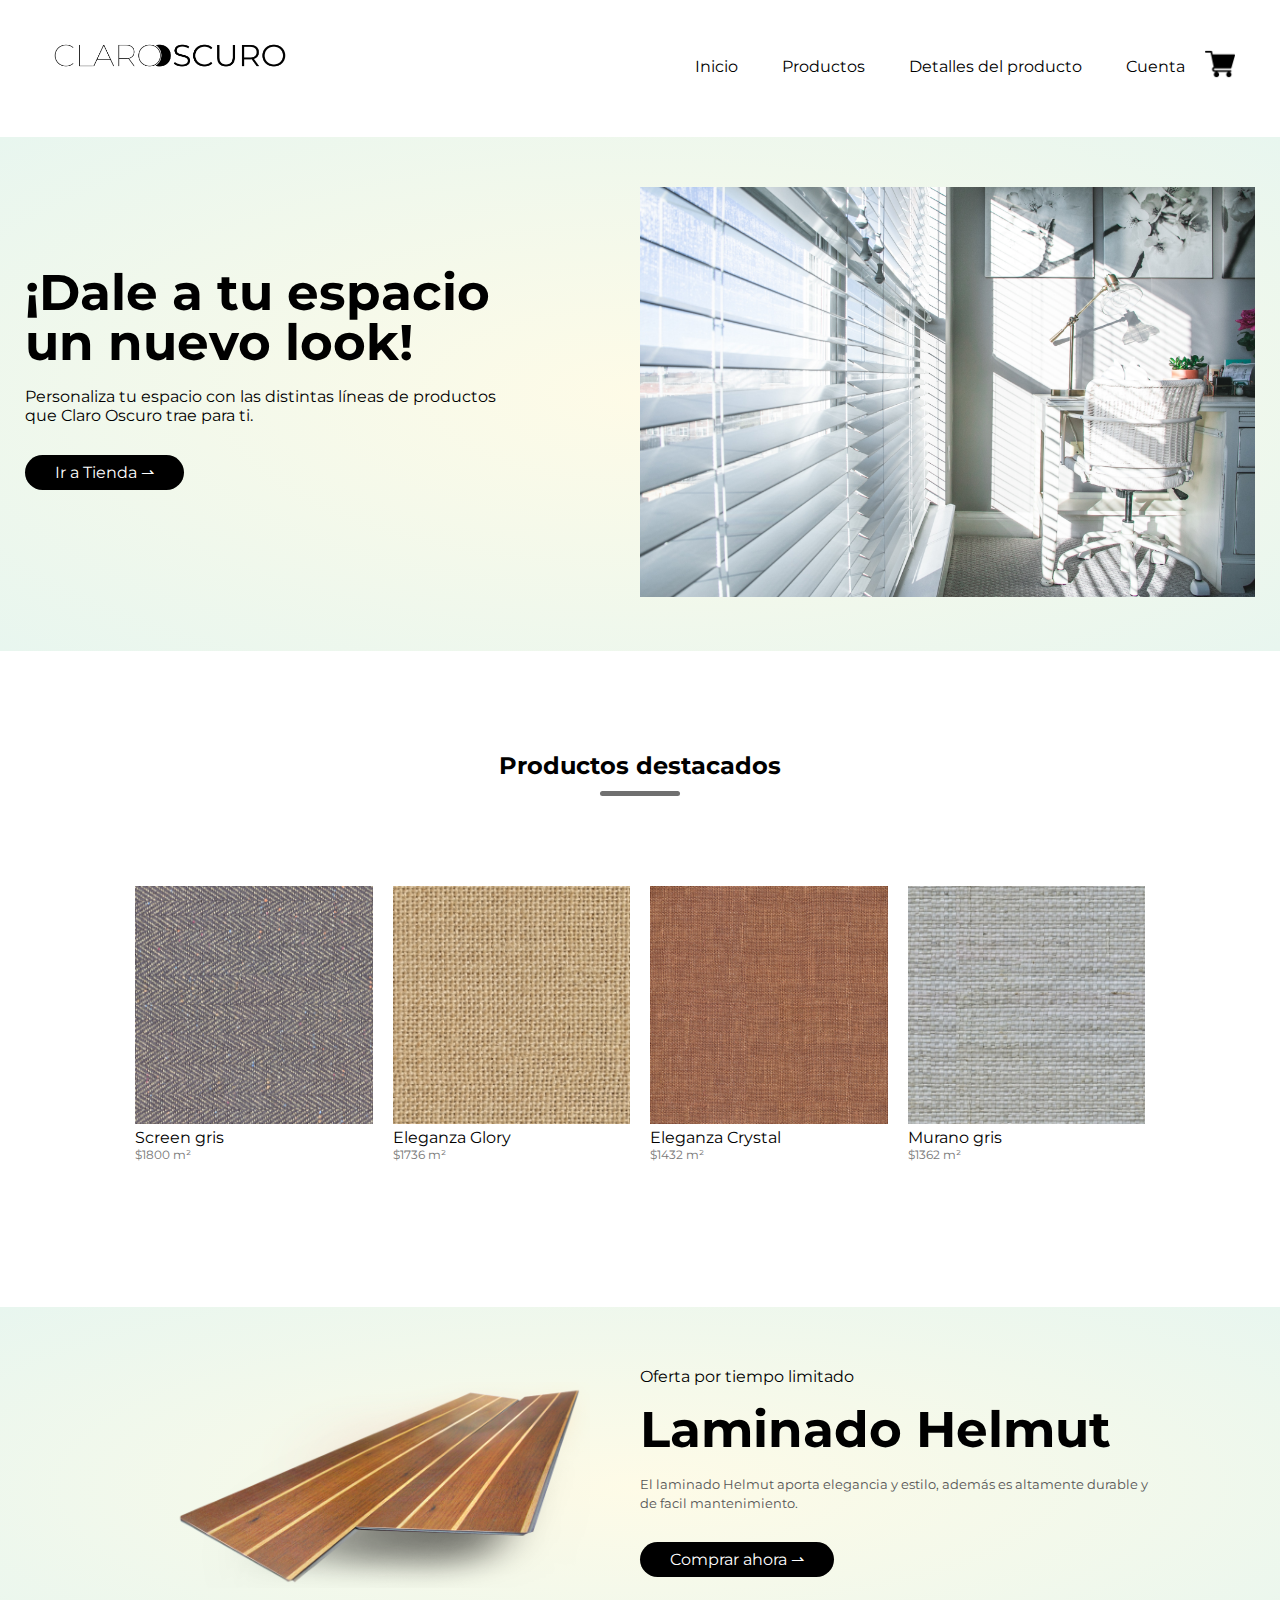
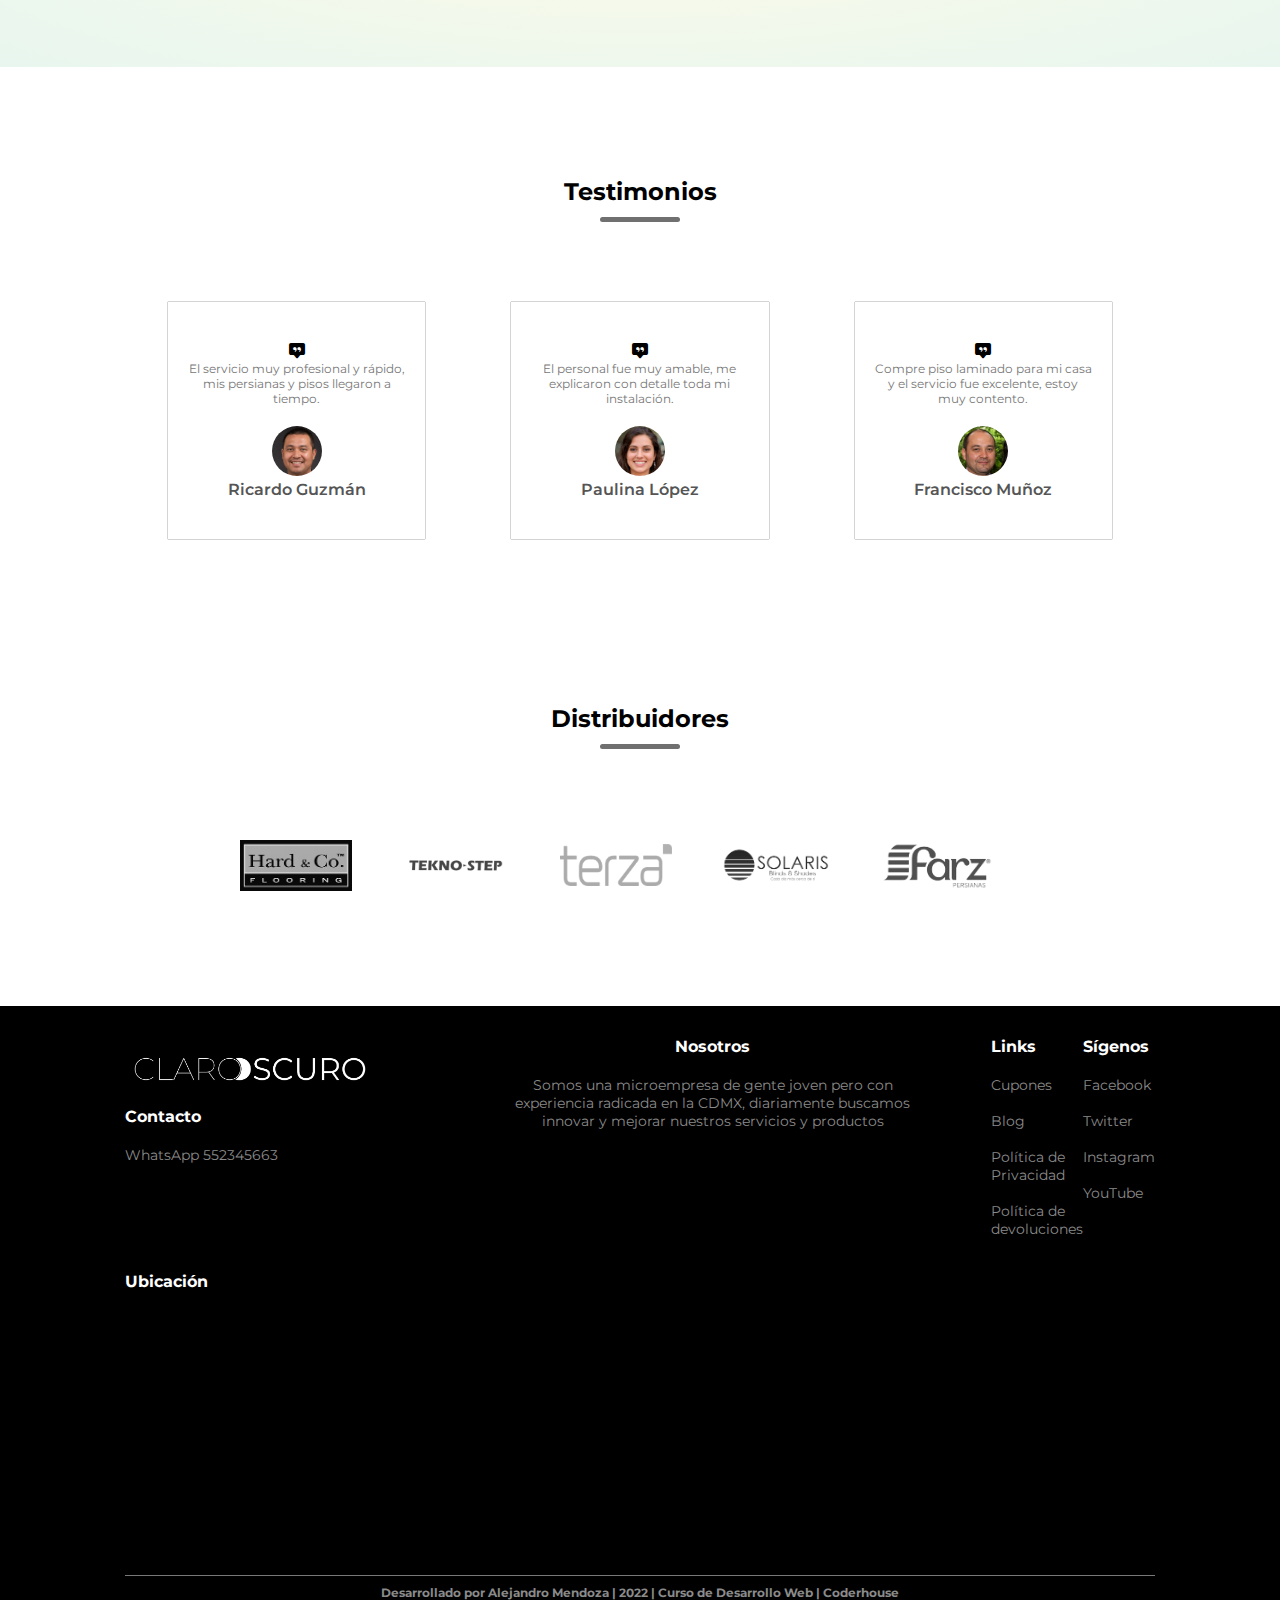
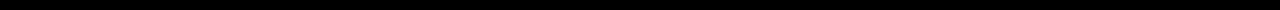
<file: index.html>
<!DOCTYPE html>
<html lang="en">
<head>
    <meta charset="UTF-8">
    <meta name="keywords" content="Pisos laminados, Mosaicos, Baldosas, Pisos cerámicos,  Comprar pisos laminados, Colocación de pisos, Instalación de pisos, Venta de pisos cerca de mi, Persianas, Cortinas, Comprar persianas, Comprar cortinas, Instalación de persianas, Persianas instalación, Venta de persianas cerca de mi">
    <meta http-equiv="X-UA-Compatible" content="IE=edge">
    <meta name="viewport" content="width=device-width, initial-scale=1.0">
    <title>Ecommerce de persianas y pisos laminados, Empresa Claro Oscuro</title>
    <link rel="stylesheet" href="/css/estilos.css">
    <link rel="stylesheet" href="https://cdn.jsdelivr.net/npm/bootstrap-icons@1.9.1/font/bootstrap-icons.css">
</head>

<body>
    
<!-- ////// HEADER, MENÚ Y PORTADA \\\\\\ -->

    <header class="header">

<!-- ___ MENU ___ -->

        <section class="contenedor"> 
            <div class="navBar">

                <div class="logo">
                    <a href="/index.html"><img src="/assets/imagenes/LogoClaroOscuro.png" id="logoDimensiones" alt="Logo"></a>
                </div>

                <nav>
                    <ul id="menuItems">
                        <li><a href="/index.html">Inicio</a></li>
                        <li><a href="/paginas/productos.html">Productos</a></li>
                        <li><a href="/paginas/detallesDelProducto.html">Detalles del producto</a></li>
                        <li><a href="/paginas/cuenta.html">Cuenta</a></li>
                    </ul>
                </nav>

                <a href="/paginas/carritoDeCompras.html"><img id="carritoDeCompras" src="/assets/imagenes/carrito-de-compras.png" alt="Carrito"></a>

                <img class="menuIcono" src="/assets/imagenes/menu.png" alt="menuHamburguesa" onclick="toggleDeMenu()">

            </div>         
        </section>

<!-- ___ PORTADA ___ -->

        <section>
                <div class="contenedor2">       

                    <div class="elementoFlex">      

                        <article class="col2">
                            <h1>¡Dale a tu espacio <br> un nuevo look!</h1> 
                            <br>
                            <p> Personaliza tu espacio con las distintas líneas de productos <br> que Claro Oscuro trae para ti.</p>
                            <a href="/paginas/productos.html" class="boton">Ir a Tienda &#8640; </a>
                        </article>      

                        <article  class="col2">
                            <img src="/assets/imagenes/portada.jpg" id="portadaimg" alt="ImagenPortada">
                        </article>      

                    </div>  

                </div>    
        </section> 

    </header>

<!-- ////// MAIN; PRODUCTOS DESTACADOS, OFERTA, TESTIMONIO, MARCAS. \\\\\\ -->

    <main>

<!-- ___ PRODUCTOS DESTACADOS ___ -->

        <section class="categorias">
            <div class="contenedorCategorias">

                <h2 class="titulos">Productos destacados</h2>

                <div class="elementoFlex">

                    <article class="col3"> <img src="assets/imagenes/producto 1.jpg" alt="ProductoDestacado1"> <h4>Screen gris</h4> <p>$1800 m²</p> 
                    </article>

                    <article class="col3"> <img src="assets/imagenes/Producto2.jpg" alt="ProductoDestacado2"> <h4>Eleganza Glory</h4 > <p>$1736 m²</p> 
                    </article>

                    <article class="col3"> <img src="assets/imagenes/Producto3.jpg" alt="ProductoDestacado3"> <h4>Eleganza Crystal</h4> <p>$1432 m²</p> 
                    </article>

                    <article class="col3"> <img src="assets/imagenes/Producto4.jpg" alt="ProductoDestacado4"> <h4>Murano gris</h4> <p>$1362 m²</p> 
                    </article>

                </div>

            </div>
        </section>

<!-- ___ OFERTA ___ -->

        <section class="contenedor2">
            <div class="contenedorCategorias">

                <div class="elementoFlex">

                    <article class="col2"> <img class="imgOferta" src="/assets/imagenes/Oferta.png" alt="producto de oferta"> 
                    </article>

                    <article class="col2">
                        <p>Oferta por tiempo limitado</p> <br>
                        <h1>Laminado Helmut</h1> <br>
                        <small>El laminado Helmut aporta elegancia y estilo, además es altamente durable y de facil mantenimiento.</small> <br>
                        <a href="" class="boton">Comprar ahora &#8640; </a>
                    </article>

                </div>

            </div>
        </section>

<!-- ___ TESTIMONIOS ___ -->

        <section class="testimonios">
            <div class="contenedorCategorias">

                <h2 class="titulos">Testimonios</h2>

                <div class="elementoFlex2">

                    <article class="col3">
                        <i class="bi bi-chat-square-quote-fill"></i> 
                        <p >El servicio muy profesional y rápido, mis persianas y pisos llegaron a tiempo.</p>
                        <img class="testimoniosEstilos" src="/assets/imagenes/testimonio 2.jpg" alt="testimonio1">
                        <h3>Ricardo Guzmán</h3>
                    </article>

                    <article class="col3">
                        <i class="bi bi-chat-square-quote-fill"></i>
                        <p>El personal fue muy amable, me explicaron con detalle toda mi instalación.</p>
                        <img class="testimoniosEstilos" src="/assets/imagenes/testimonio 1.jpg" alt="testimonio2">
                        <h3>Paulina López</h3>
                    </article>

                    <article class="col3">
                        <i class="bi bi-chat-square-quote-fill"></i>
                        <p>Compre piso laminado para mi casa y el servicio fue excelente, estoy muy contento.</p>
                        <img class="testimoniosEstilos" src="/assets/imagenes/testimonio 3.jpg" alt="testimonio3">
                        <h3>Francisco Muñoz</h3>
                    </article>

                 </div>

            </div>     
        </section>

<!-- ___ MARCAS ___ -->
        
        <section class="marcas">
            <div class="contenedorCategorias">

                <h2 class="titulos">Distribuidores</h2>

                <div class="elementoFlex">

                    <article class="col5">
                        <img src="/assets/imagenes/Marca 1.jpg" alt="Marca 1">
                    </article>
                               
                    <article class="col5">
                        <img src="assets/imagenes/Marca 2.png" alt="Marca 2">
                    </article>
                                   
                    <article class="col5">
                        <img src="assets/imagenes/Marca 3.png" alt="Marca 3">
                    </article>
                                   
                    <article class="col5">
                        <img src="assets/imagenes/Marca 4..png" alt="Marca 4">
                    </article>
                
                    <article class="col5">
                        <img src="assets/imagenes/Marca 5.png" alt="Marca 5">
                    </article>
                    
                </div>  

            </div>
        </section>
    </main>

<!-- ////// FOOTER \\\\\\ -->

    <footer>

        <section class="contenedorCategorias2">
            <div class="elementoFlex3">

                <div class="footerCol1">
                    <img id="logoDimensionesFooter" src="/assets/imagenes/LogoClaroOscuroBlanco.png" alt=""> <br>
                    <h3>Contacto</h3>
                    <p>WhatsApp 552345663</p>
                </div>

                <div class="footerCol2">
                    <h3>Nosotros</h3>
                    <p>Somos una microempresa de gente joven pero con <br> experiencia radicada en la CDMX, diariamente buscamos <br> innovar y mejorar nuestros servicios y productos</p>
                </div>

                <div class="footerCol3">
                    <h3>Links</h3>
                    <ul>
                        <li>Cupones</li> <br>
                        <li>Blog</li> <br>
                        <li>Política de <br> Privacidad</li> <br>
                        <li>Política de <br> devoluciones</li> <br>
                    </ul>
                </div>

                <div class="footerCol4">
                    <h3>Sígenos</h3>
                    <ul>
                        <li>Facebook</li> <br>
                        <li>Twitter</li> <br>
                        <li>Instagram</li> <br>
                        <li>YouTube</li> <br>
                    </ul>
                </div>

            </div>
        </section>

        <section class="contenedorCategorias2">
            <h3>Ubicación</h3>
        </section>

        <iframe src="https://www.google.com/maps/embed?pb=!1m18!1m12!1m3!1d3761.479014317321!2d-99.18705961627484!3d19.47801656421927!2m3!1f0!2f0!3f0!3m2!1i1024!2i768!4f13.1!3m3!1m2!1s0x85d1f88751c9ff0f%3A0xe0c9bcac360a7969!2sACABADOS%20RUSTICOS%20MENDOZA!5e0!3m2!1ses!2smx!4v1663727800182!5m2!1ses!2smx" width="100%" height="250px" style="border:0;" allowfullscreen="" loading="lazy" referrerpolicy="no-referrer-when-downgrade">
        </iframe>

        <section class="contenedorFooter">
            <hr>
            <h5 class="desarrolladoPor">Desarrollado por Alejandro Mendoza | 2022 | Curso de Desarrollo Web | Coderhouse</h5>
        </section>

    </footer>

    <!-- ////// SCRIPTS \\\\\\ -->

    <SCript>
        var menuItems = document.getElementById("menuItems");

        menuItems.style.maxHeight = "0px"

        function toggleDeMenu(){
                if (menuItems.style.maxHeight == "0px")
                {
                    menuItems.style.maxHeight = "200px"
                }
                else
                {
                    menuItems.style.maxHeight = "0px"
                }
        }
        
    </SCript>
</body>
</html>
</file>
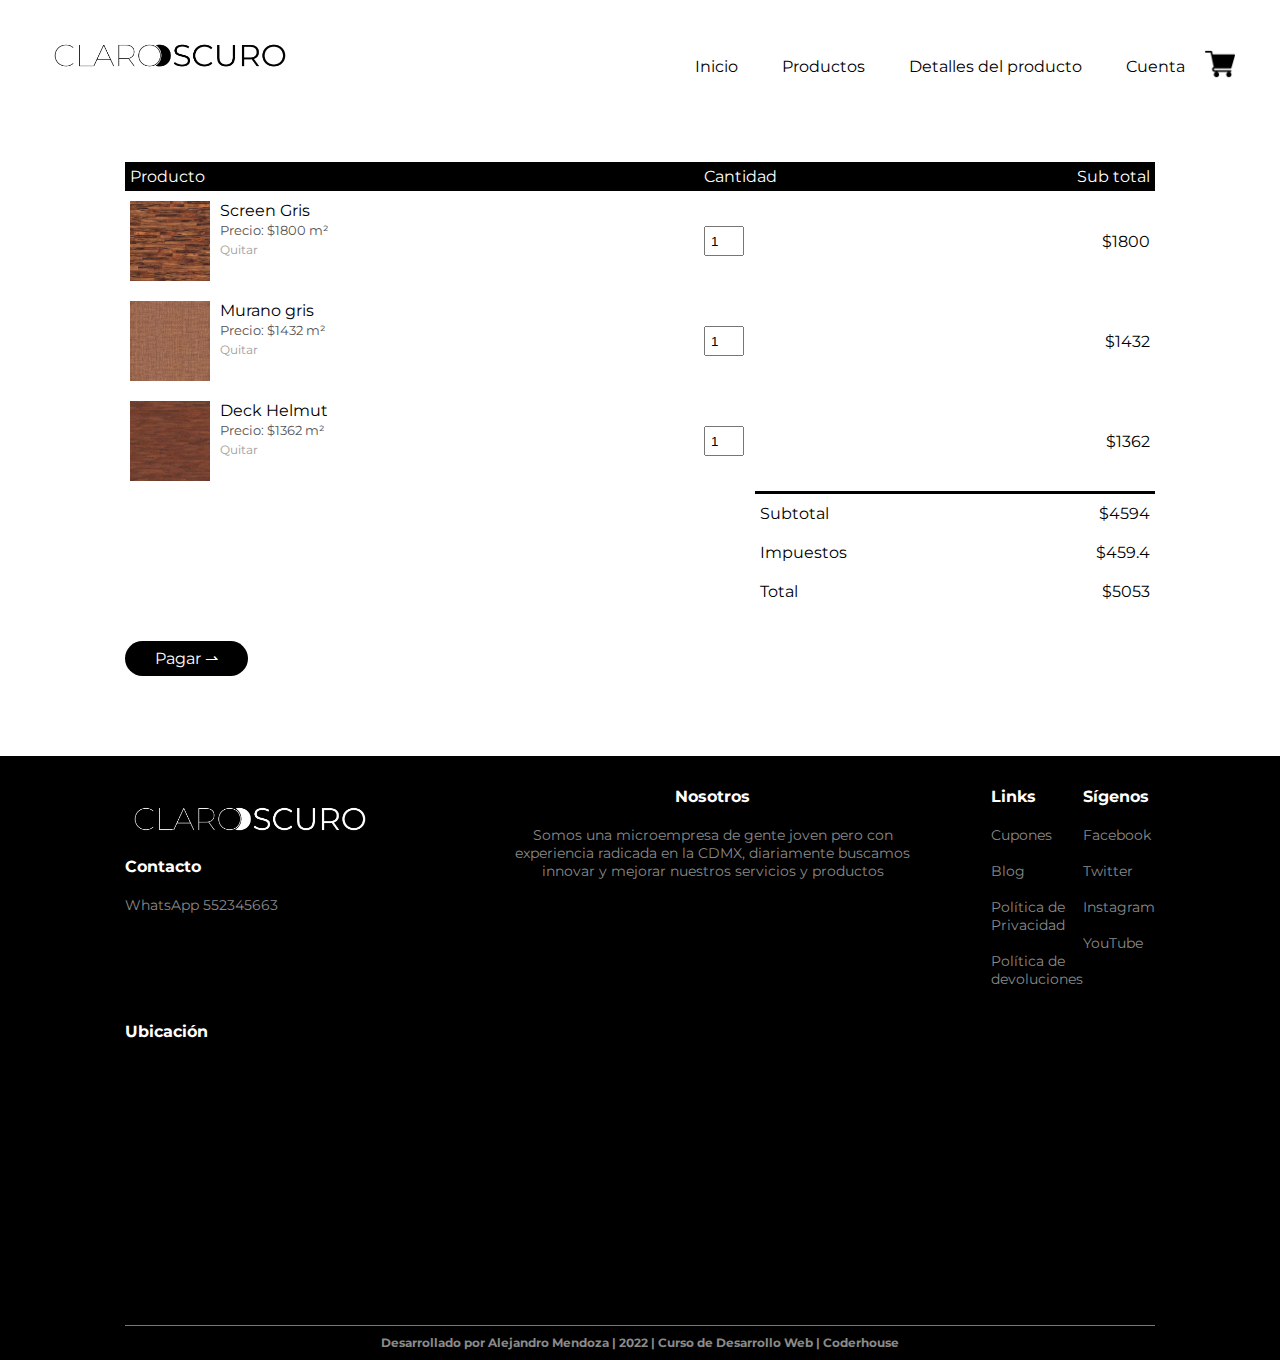
<file: paginas/carritoDeCompras.html>
<!DOCTYPE html>
<html lang="en">
<head>
    <meta charset="UTF-8">
    <meta name="keywords" content="Pisos laminados, Mosaicos, Baldosas, Pisos cerámicos,  Comprar pisos laminados, Colocación de pisos, Instalación de pisos, Venta de pisos cerca de mi, Persianas, Cortinas, Comprar persianas, Comprar cortinas, Instalación de persianas, Persianas instalación, Venta de persianas cerca de mi">
    <meta http-equiv="X-UA-Compatible" content="IE=edge">
    <meta name="viewport" content="width=device-width, initial-scale=1.0">
    <title>Ecommerce de persianas y pisos laminados Claro Oscuro, Carrito de compras</title>
    <link rel="stylesheet" href="/css/estilos.css">
    <link rel="stylesheet" href="https://cdn.jsdelivr.net/npm/bootstrap-icons@1.9.1/font/bootstrap-icons.css">
</head>

<body>
    
<!-- ////// HEADER, MENÚ \\\\\\ -->

    <header class="header"> 

<!-- ___ MENU ___ -->

        <section class="contenedor"> 
            <div class="navBar">

                <div class="logo">
                    <a href="/index.html"><img src="/assets/imagenes/LogoClaroOscuro.png" id="logoDimensiones" alt="Logo"></a>
                </div>

                <nav>
                    <ul id="menuItems">
                        <li><a href="/index.html">Inicio</a></li>
                        <li><a href="/paginas/productos.html">Productos</a></li>
                        <li><a href="/paginas/detallesDelProducto.html">Detalles del producto</a></li>
                        <li><a href="/paginas/cuenta.html">Cuenta</a></li>
                    </ul>
                </nav>

                <a href="/paginas/carritoDeCompras.html"><img id="carritoDeCompras" src="/assets/imagenes/carrito-de-compras.png" alt="Carrito"></a>

                <img class="menuIcono" src="/assets/imagenes/menu.png" alt="menuHamburguesa" onclick="toggleDeMenu()">

            </div>         
        </section>
    </header>

<!-- ////// MAIN; CARRITO DE COMPRAS \\\\\\ -->

    <main>

<!-- ___ CARRITO DE COMPRAS ___ -->

        <section class="contenedorChico carrito">
           <table>
                <tr>

                    <th>Producto</th>
                    <th>Cantidad</th>
                    <th>Sub total</th>

                </tr>

                <tr>
                    <td>
                        <div class="infoCarrito">                          
                            <img class="imagenCarrito" src="/assets/imagenes/Producto 20.jpg" alt="">                         
                            
                            <div>
                                <p>Screen Gris</p>
                                <small>Precio: $1800 m² </small>
                                <br>
                                <a href="">Quitar</a>
                            </div>  
                        </div>
                    </td>

                    <td> <input type="Número" value="1"> </td>

                    <td>$1800</td>
                </tr>

                <tr>
                    <td>
                        <div class="infoCarrito">                          
                            <img class="imagenCarrito" src="/assets/imagenes/Producto3.jpg" alt="">                         
                            
                            <div>
                                <p>Murano gris</p>
                                <small>Precio: $1432 m² </small>
                                <br>
                                <a href="">Quitar</a>
                            </div>  
                        </div>
                    </td>

                    <td> <input type="Número" value="1"> </td>

                    <td>$1432</td>
                </tr>

                <tr>
                    <td>
                        <div class="infoCarrito">                          
                            <img class="imagenCarrito" src="/assets/imagenes/Producto 14.jpg" alt="">                         
                            
                            <div>
                                <p>Deck Helmut</p>
                                <small>Precio: $1362 m² </small>
                                <br>
                                <a href="">Quitar</a>
                            </div>  
                        </div>
                    </td>

                    <td> <input type="Número" value="1"> </td>

                    <td>$1362</td>
                </tr>

           </table>

           <article class="carritoTotal">
                <table>

                    <tr>
                        <td>Subtotal</td>
                        <td> $4594 </td>
                    </tr>

                    <tr>
                        <td>Impuestos</td>
                        <td> $459.4 </td>
                    </tr>

                    <tr>
                        <td>Total</td>
                        <td> $5053 </td>
                    </tr>

                </table>
           </article>

           <a href="" class="boton"> Pagar &#8640; </a>

        </section>


<!-- ////// FOOTER \\\\\\ -->

    <footer>

        <section class="contenedorCategorias2">
            <div class="elementoFlex3">

                <div class="footerCol1">
                    <img id="logoDimensionesFooter" src="/assets/imagenes/LogoClaroOscuroBlanco.png" alt=""> <br>
                    <h3>Contacto</h3>
                    <p>WhatsApp 552345663</p>
                </div>

                <div class="footerCol2">
                    <h3>Nosotros</h3>
                    <p>Somos una microempresa de gente joven pero con <br> experiencia radicada en la CDMX, diariamente buscamos <br> innovar y mejorar nuestros servicios y productos</p>
                </div>

                <div class="footerCol3">
                    <h3>Links</h3>
                    <ul>
                        <li>Cupones</li> <br>
                        <li>Blog</li> <br>
                        <li>Política de <br> Privacidad</li> <br>
                        <li>Política de <br> devoluciones</li> <br>
                    </ul>
                </div>

                <div class="footerCol4">
                    <h3>Sígenos</h3>
                    <ul>
                        <li>Facebook</li> <br>
                        <li>Twitter</li> <br>
                        <li>Instagram</li> <br>
                        <li>YouTube</li> <br>
                    </ul>
                </div>

            </div>
        </section>

        <section class="contenedorCategorias2">
            <h3>Ubicación</h3>
        </section>

        <iframe src="https://www.google.com/maps/embed?pb=!1m18!1m12!1m3!1d3761.479014317321!2d-99.18705961627484!3d19.47801656421927!2m3!1f0!2f0!3f0!3m2!1i1024!2i768!4f13.1!3m3!1m2!1s0x85d1f88751c9ff0f%3A0xe0c9bcac360a7969!2sACABADOS%20RUSTICOS%20MENDOZA!5e0!3m2!1ses!2smx!4v1663727800182!5m2!1ses!2smx" width="100%" height="250px" style="border:0;" allowfullscreen="" loading="lazy" referrerpolicy="no-referrer-when-downgrade">
        </iframe>

        <section class="contenedorFooter">
            <hr>
            <h5 class="desarrolladoPor">Desarrollado por Alejandro Mendoza | 2022 | Curso de Desarrollo Web | Coderhouse</h5>
        </section>

    </footer>

    <!-- ////// SCRIPTS; SCRIPT DE MENU HAMBURGUESA \\\\\\ -->

    <SCript>
        var menuItems = document.getElementById("menuItems");

        menuItems.style.maxHeight = "0px"

        function toggleDeMenu(){
                if (menuItems.style.maxHeight == "0px")
                {
                    menuItems.style.maxHeight = "200px"
                }
                else
                {
                    menuItems.style.maxHeight = "0px"
                }
        }
        
    </SCript>
</body>
</html>
</file>
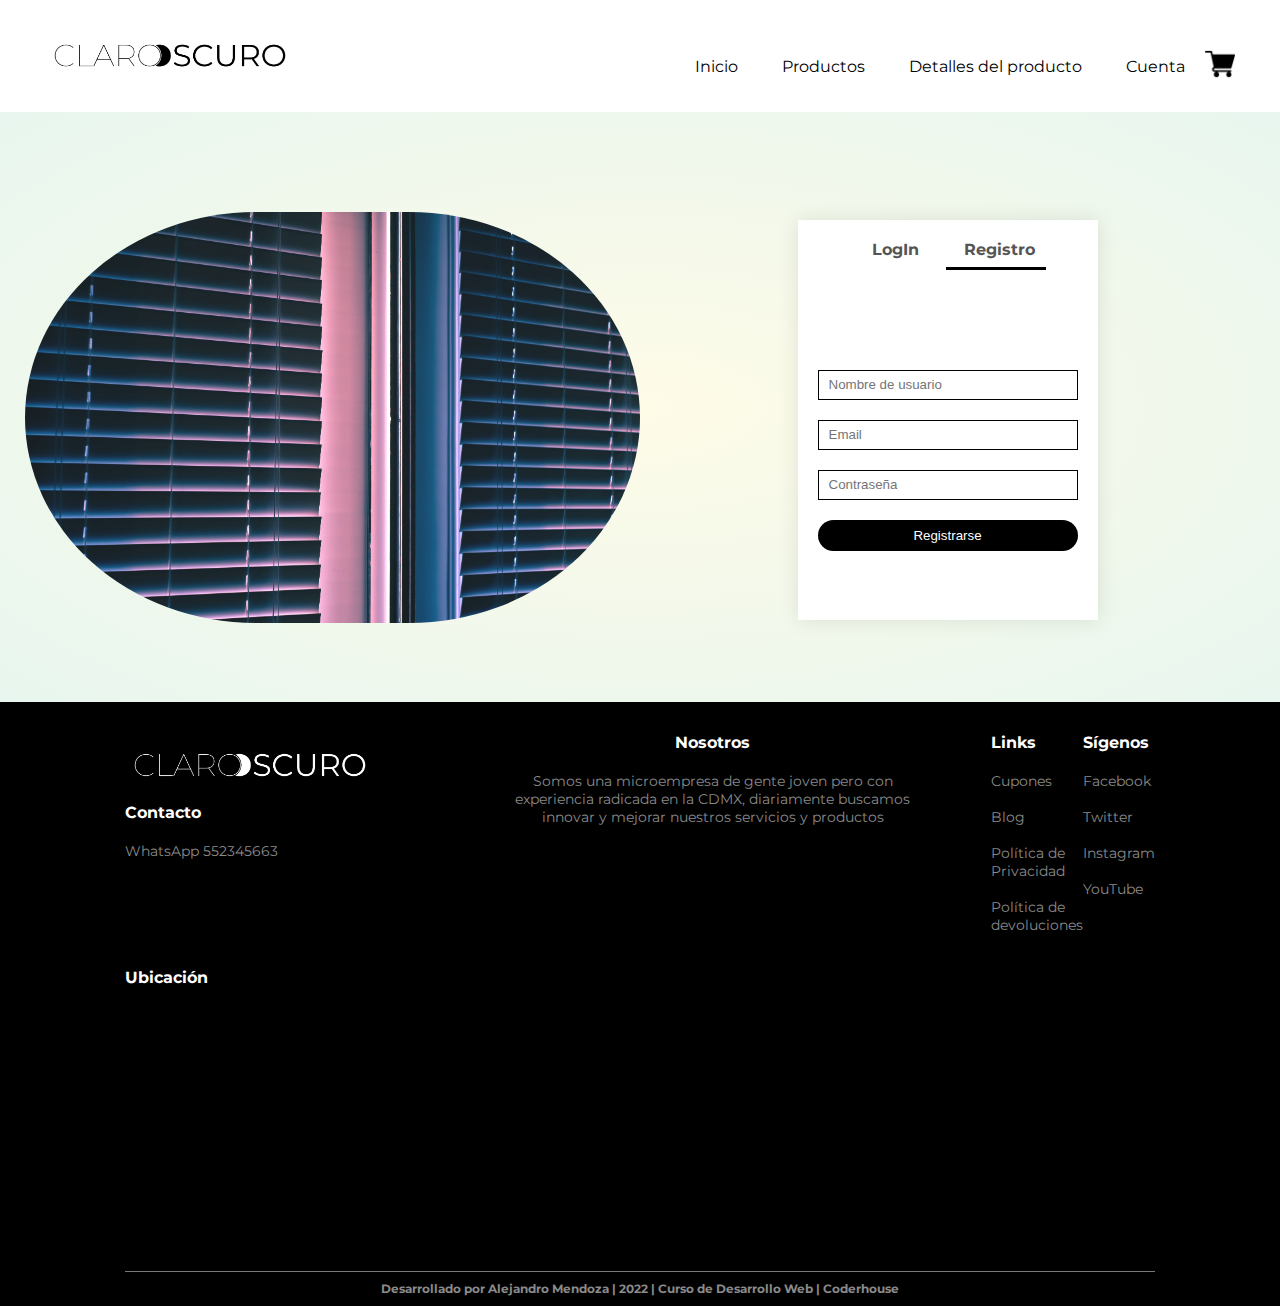
<file: paginas/cuenta.html>
<!DOCTYPE html>
<html lang="en">
<head>
    <meta charset="UTF-8">
    <meta name="keywords" content="Pisos laminados, Mosaicos, Baldosas, Pisos cerámicos,  Comprar pisos laminados, Colocación de pisos, Instalación de pisos, Venta de pisos cerca de mi, Persianas, Cortinas, Comprar persianas, Comprar cortinas, Instalación de persianas, Persianas instalación, Venta de persianas cerca de mi">
    <meta http-equiv="X-UA-Compatible" content="IE=edge">
    <meta name="viewport" content="width=device-width, initial-scale=1.0">
    <title>Ecommerce de persianas y pisos laminados Claro Oscuro, Cuenta</title>
    <link rel="stylesheet" href="/css/estilos.css">
    <link rel="stylesheet" href="https://cdn.jsdelivr.net/npm/bootstrap-icons@1.9.1/font/bootstrap-icons.css">
</head>

<body>
    
<!-- ////// HEADER, MENÚ \\\\\\ -->

    <header class="header"> 

<!-- ___ MENU ___ -->

        <section class="contenedor"> 
            <div class="navBar">

                <div class="logo">
                    <a href="/index.html"><img src="/assets/imagenes/LogoClaroOscuro.png" id="logoDimensiones" alt="Logo"></a>
                </div>

                <nav>
                    <ul id="menuItems">
                        <li><a href="/index.html">Inicio</a></li>
                        <li><a href="/paginas/productos.html">Productos</a></li>
                        <li><a href="/paginas/detallesDelProducto.html">Detalles del producto</a></li>
                        <li><a href="/paginas/cuenta.html">Cuenta</a></li>
                    </ul>
                </nav>

                <a href="/paginas/carritoDeCompras.html"><img id="carritoDeCompras" src="/assets/imagenes/carrito-de-compras.png" alt="Carrito"></a>

                <img class="menuIcono" src="/assets/imagenes/menu.png" alt="menuHamburguesa" onclick="toggleDeMenu()">

            </div>         
        </section>
    </header>

<!-- ////// MAIN; CUENTA (LOG IN Y REGISTRO) \\\\\\ -->

    <main class="cuenta"> 

<!-- ___ CUENTA (LOG IN Y REGISTRO) ___ -->

        <section class="contenedor">
            <div class="elementoFlex">

                <article class="col2">
                    <img class="portadaLogIn" src="/assets/imagenes/PortadaLogIn.jpg" alt="Portada Login" width="100%">
                </article>
            
                <article class="col2">

                    <div class="formularioCont">

                        <div class="formularioBoton">
                            <span onclick="LogIn()">LogIn</span>
                            <span onclick="Registro()">Registro</span>
                            <hr id="indicador">
                        </div>

                        <form id="logInForm"> 
                            <input type="Usuario" placeholder="Nombre de usuario">
                            <input type="Contraseña" placeholder="Contraseña">
                            <button type="submit" class="boton2">Log In</button>
                            <a href="">¿Has olvidado tu contraseña?</a>
                        </form>

                        <form id="registroForm">
                            <input type="Texto" placeholder="Nombre de usuario">
                            <input type="email" placeholder="Email">
                            <input type="Contraseña" placeholder="Contraseña">
                            <button type="submit" class="boton2">Registrarse</button>
                        </form>
                        
                    </div>
                </article>

            </div>
        </section>

    </main>

<!-- ////// FOOTER \\\\\\ -->

    <footer>

        <section class="contenedorCategorias2">
            <div class="elementoFlex3">

                <div class="footerCol1">
                    <img id="logoDimensionesFooter" src="/assets/imagenes/LogoClaroOscuroBlanco.png" alt=""> <br>
                    <h3>Contacto</h3>
                    <p>WhatsApp 552345663</p>
                </div>

                <div class="footerCol2">
                    <h3>Nosotros</h3>
                    <p>Somos una microempresa de gente joven pero con <br> experiencia radicada en la CDMX, diariamente buscamos <br> innovar y mejorar nuestros servicios y productos</p>
                </div>

                <div class="footerCol3">
                    <h3>Links</h3>
                    <ul>
                        <li>Cupones</li> <br>
                        <li>Blog</li> <br>
                        <li>Política de <br> Privacidad</li> <br>
                        <li>Política de <br> devoluciones</li> <br>
                    </ul>
                </div>

                <div class="footerCol4">
                    <h3>Sígenos</h3>
                    <ul>
                        <li>Facebook</li> <br>
                        <li>Twitter</li> <br>
                        <li>Instagram</li> <br>
                        <li>YouTube</li> <br>
                    </ul>
                </div>

            </div>
        </section>

        <section class="contenedorCategorias2">
            <h3>Ubicación</h3>
        </section>

        <iframe src="https://www.google.com/maps/embed?pb=!1m18!1m12!1m3!1d3761.479014317321!2d-99.18705961627484!3d19.47801656421927!2m3!1f0!2f0!3f0!3m2!1i1024!2i768!4f13.1!3m3!1m2!1s0x85d1f88751c9ff0f%3A0xe0c9bcac360a7969!2sACABADOS%20RUSTICOS%20MENDOZA!5e0!3m2!1ses!2smx!4v1663727800182!5m2!1ses!2smx" width="100%" height="250px" style="border:0;" allowfullscreen="" loading="lazy" referrerpolicy="no-referrer-when-downgrade">
        </iframe>

        <section class="contenedorFooter">
            <hr>
            <h5 class="desarrolladoPor">Desarrollado por Alejandro Mendoza | 2022 | Curso de Desarrollo Web | Coderhouse</h5>
        </section>

    </footer>

    <!-- ////// SCRIPTS; SCRIPT DE MENU HAMBURGUESA Y LOGIN Y REGISTRO \\\\\\ -->

    <script>
        var menuItems = document.getElementById("menuItems");

        menuItems.style.maxHeight = "0px"

        function toggleDeMenu(){
                if (menuItems.style.maxHeight == "0px")
                {
                    menuItems.style.maxHeight = "200px"
                }
                else
                {
                    menuItems.style.maxHeight = "0px"
                }
        }
        
    </script>

<!-- ___ SCRIPT DE TOGGLE DE LOGIN Y REGISTRO ___ -->

        <script>

// TUVE PROBLEMAS CON ESTA PARTE DEL SCRIPT, SIN EMBARGO FUNCIONA BIEN XD

            // var logInForm = docuemnt.getElementById("logInForm");
            // var registroForm = docuemnt.getElementById("registroForm");  
            // var indicador = document.getElementById("indicador");

            function Registro(){
                registroForm.style.transform = "translateX(0px)";
                logInForm.style.transform = "translateX(0px)";
                indicador.style.transform = "translateX(100px)"
            };            
            function LogIn(){
                registroForm.style.transform = "translateX(300px)";
                logInForm.style.transform = "translateX(300px)";
                indicador.style.transform = "translateX(0px)"
            };

        </script>



</body>
</html>
</file>
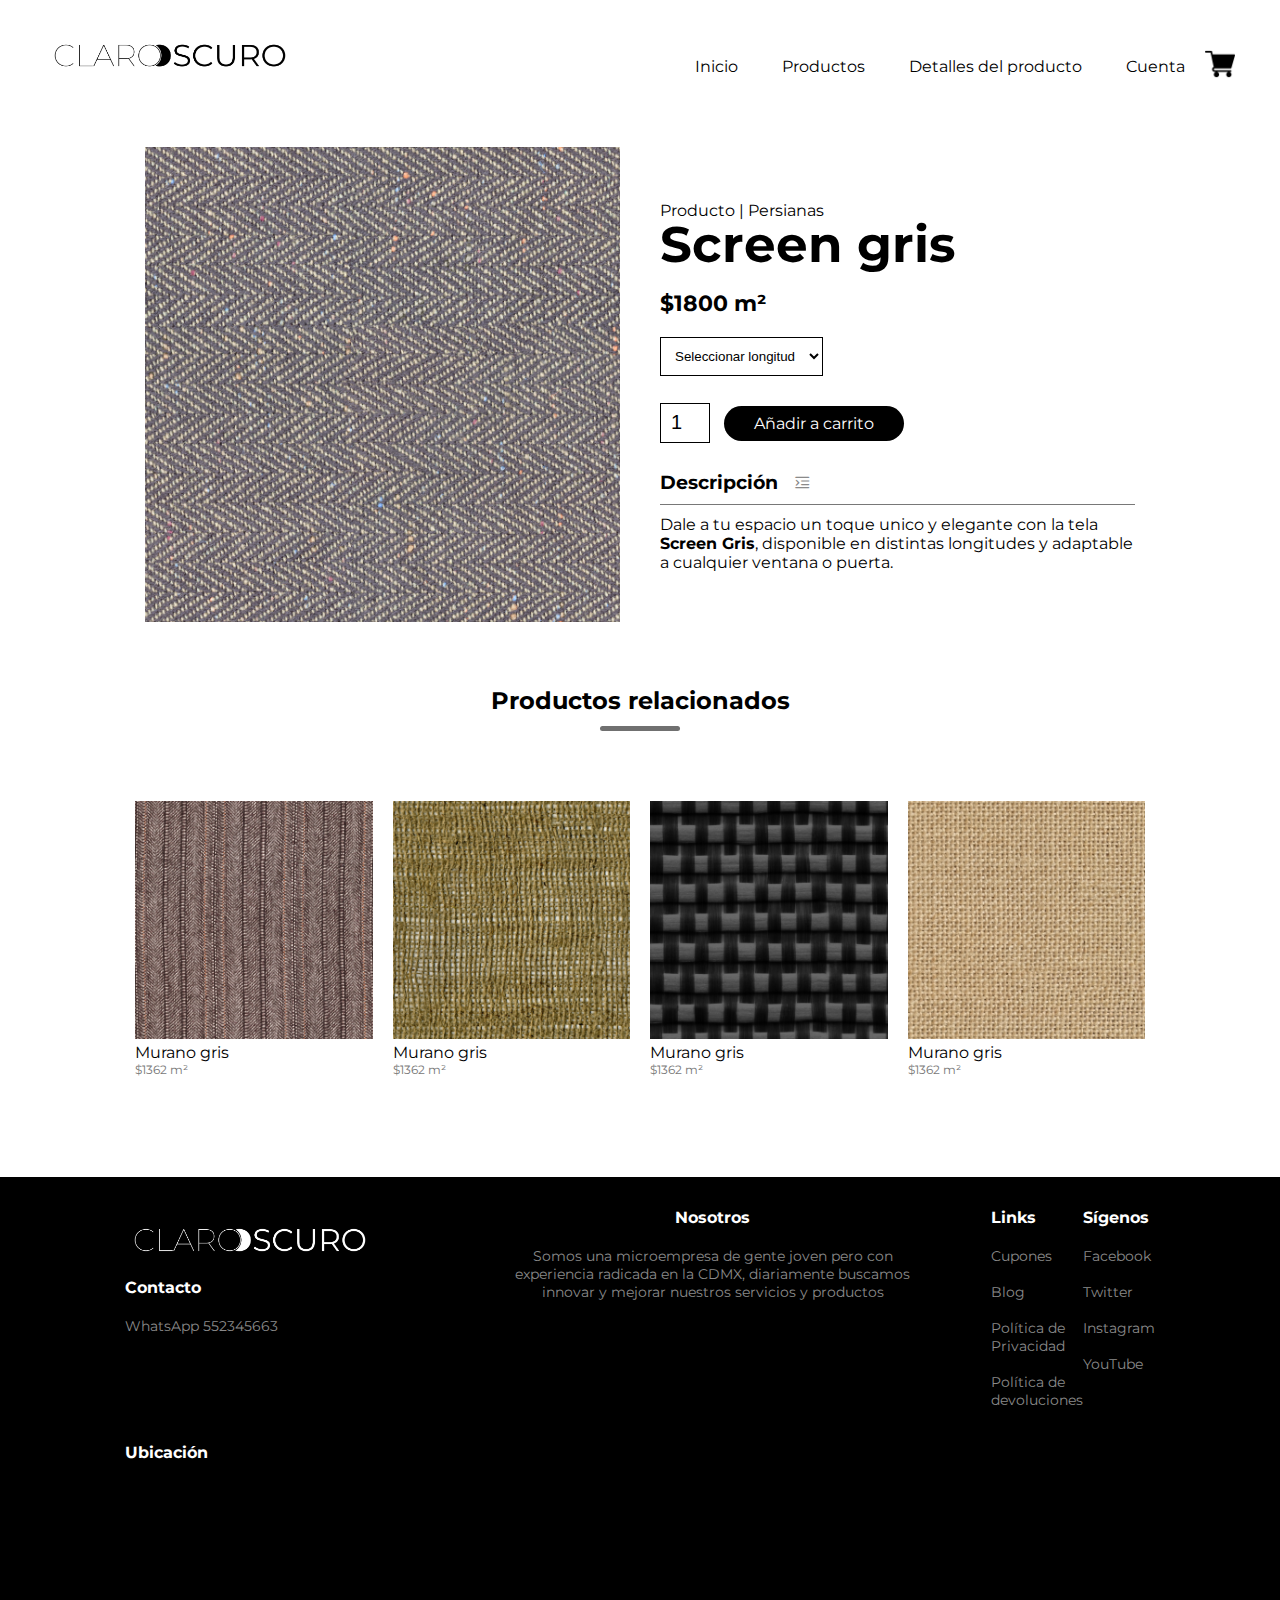
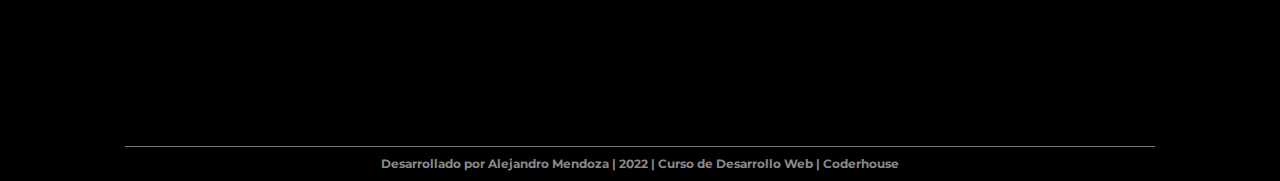
<file: paginas/detallesDelProducto.html>
<!DOCTYPE html>
<html lang="en">
<head>
    <meta charset="UTF-8">
    <meta name="keywords" content="Pisos laminados, Mosaicos, Baldosas, Pisos cerámicos,  Comprar pisos laminados, Colocación de pisos, Instalación de pisos, Venta de pisos cerca de mi, Persianas, Cortinas, Comprar persianas, Comprar cortinas, Instalación de persianas, Persianas instalación, Venta de persianas cerca de mi">
    <meta http-equiv="X-UA-Compatible" content="IE=edge">
    <meta name="viewport" content="width=device-width, initial-scale=1.0">
    <title>Ecommerce de persianas y pisos laminados Claro Oscuro, detalles de producto</title>
    <link rel="stylesheet" href="/css/estilos.css">
    <link rel="stylesheet" href="https://cdn.jsdelivr.net/npm/bootstrap-icons@1.9.1/font/bootstrap-icons.css">
</head>

<body>
    
<!-- ////// HEADER, MENÚ \\\\\\ -->

    <header class="header"> 

<!-- ___ MENU ___ -->

        <section class="contenedor"> 
            <div class="navBar">

                <div class="logo">
                    <a href="/index.html"><img src="/assets/imagenes/LogoClaroOscuro.png" id="logoDimensiones" alt="Logo"></a>
                </div>

                <nav>
                    <ul id="menuItems">
                        <li><a href="/index.html">Inicio</a></li>
                        <li><a href="/paginas/productos.html">Productos</a></li>
                        <li><a href="/paginas/detallesDelProducto.html">Detalles del producto</a></li>
                        <li><a href="/paginas/cuenta.html">Cuenta</a></li>
                    </ul>
                </nav>

                <a href="/paginas/carritoDeCompras.html"><img id="carritoDeCompras" src="/assets/imagenes/carrito-de-compras.png" alt="Carrito"></a>

                <img class="menuIcono" src="/assets/imagenes/menu.png" alt="menuHamburguesa" onclick="toggleDeMenu()">

            </div>         
        </section>
    </header>

<!-- ////// MAIN; DETALLES DEL PRODUCTO, PRODUCTOS RELACIONADOS \\\\\\ -->

    <main>

        <section class="contenedorChico detallesDelProducto">
            <div class="elementoFlex">
                <article class="col2">
                    <img src="/assets/imagenes/producto 1.jpg" alt="detalles del producto 1" width="100%">
                </article>
                <article class="col2"> 
                    <p>Producto | Persianas</p>
                    <h1>Screen gris</h1>
                    <H4>$1800 m²</H4>
                    <select>
                        <option>Seleccionar longitud</option>
                        <option>1m²</option>
                        <option>2m²</option>
                        <option>3m²</option>
                        <option>4m²</option>
                        <option>5m²</option>
                        <option>6m²</option>
                        <option>7m²</option>
                        <option>8m²</option>
                        <option>9m²</option>
                        <option>10m²</option>
                        <option>11m²</option>
                        <option>12m²</option>
                        <option>13m²</option>
                        <option>14m²</option>
                        <option>15m²</option>
                        <option>16m²</option>
                    </select>
                    <input type="number" value="1">
                    <a href="" class="boton"> Añadir a carrito</a>
                    <h3>Descripción <i class="bi bi-text-indent-left"></i> </h3> <hr>
                    <p>Dale a tu espacio un toque unico y elegante con la tela <strong> Screen Gris</strong>, disponible en distintas longitudes y adaptable a cualquier ventana o puerta.</p>
                </article>

            </div>
        </section>

<!-- ___ PRODUCTOS RELACIONADOS ___ -->

<!-- ___ TÍTULO ___ -->

        <section class="contenedorChico">
            <div class="elementoFlex col2">

                <h2 class="titulos2">Productos relacionados</h2>

            </div>
        </section>


        <section class="categoriasTienda">
            <div class="contenedorCategoriasTienda">

                 <section class="elementoFlex">  

                    <article class="col3"> <img src="/assets/imagenes/Prooducto 6.jpg" alt="ProductoDestacado4"> <h4>Murano gris</h4> <p>$1362 m²</p> 
                    </article>
                
                    <article class="col3"> <img src="/assets/imagenes/Producto 10.jpg" alt="ProductoDestacado4"> <h4>Murano gris</h4> <p>$1362 m²</p> 
                    </article>
                
                    <article class="col3"> <img src="/assets/imagenes/Producto 8.jpg" alt="ProductoDestacado4"> <h4>Murano gris</h4> <p>$1362 m²</p> 
                    </article>
                
                    <article class="col3"> <img src="/assets/imagenes/Producto2.jpg" alt="ProductoDestacado4"> <h4>Murano gris</h4> <p>$1362 m²</p> 
                    </article>
                    
                </section>

            </div>
        </section>        

<!-- ////// FOOTER \\\\\\ -->

    <footer>

        <section class="contenedorCategorias2">
            <div class="elementoFlex3">

                <div class="footerCol1">
                    <img id="logoDimensionesFooter" src="/assets/imagenes/LogoClaroOscuroBlanco.png" alt=""> <br>
                    <h3>Contacto</h3>
                    <p>WhatsApp 552345663</p>
                </div>

                <div class="footerCol2">
                    <h3>Nosotros</h3>
                    <p>Somos una microempresa de gente joven pero con <br> experiencia radicada en la CDMX, diariamente buscamos <br> innovar y mejorar nuestros servicios y productos</p>
                </div>

                <div class="footerCol3">
                    <h3>Links</h3>
                    <ul>
                        <li>Cupones</li> <br>
                        <li>Blog</li> <br>
                        <li>Política de <br> Privacidad</li> <br>
                        <li>Política de <br> devoluciones</li> <br>
                    </ul>
                </div>

                <div class="footerCol4">
                    <h3>Sígenos</h3>
                    <ul>
                        <li>Facebook</li> <br>
                        <li>Twitter</li> <br>
                        <li>Instagram</li> <br>
                        <li>YouTube</li> <br>
                    </ul>
                </div>

            </div>
        </section>

        <section class="contenedorCategorias2">
            <h3>Ubicación</h3>
        </section>

        <iframe src="https://www.google.com/maps/embed?pb=!1m18!1m12!1m3!1d3761.479014317321!2d-99.18705961627484!3d19.47801656421927!2m3!1f0!2f0!3f0!3m2!1i1024!2i768!4f13.1!3m3!1m2!1s0x85d1f88751c9ff0f%3A0xe0c9bcac360a7969!2sACABADOS%20RUSTICOS%20MENDOZA!5e0!3m2!1ses!2smx!4v1663727800182!5m2!1ses!2smx" width="100%" height="250px" style="border:0;" allowfullscreen="" loading="lazy" referrerpolicy="no-referrer-when-downgrade">
        </iframe>

        <section class="contenedorFooter">
            <hr>
            <h5 class="desarrolladoPor">Desarrollado por Alejandro Mendoza | 2022 | Curso de Desarrollo Web | Coderhouse</h5>
        </section>

    </footer>

    <!-- ////// SCRIPTS; SCRIPT DE MENU HAMBURGUESA \\\\\\ -->

    <SCript>
        var menuItems = document.getElementById("menuItems");

        menuItems.style.maxHeight = "0px"

        function toggleDeMenu(){
                if (menuItems.style.maxHeight == "0px")
                {
                    menuItems.style.maxHeight = "200px"
                }
                else
                {
                    menuItems.style.maxHeight = "0px"
                }
        }
        
    </SCript>
</body>
</html>
</file>
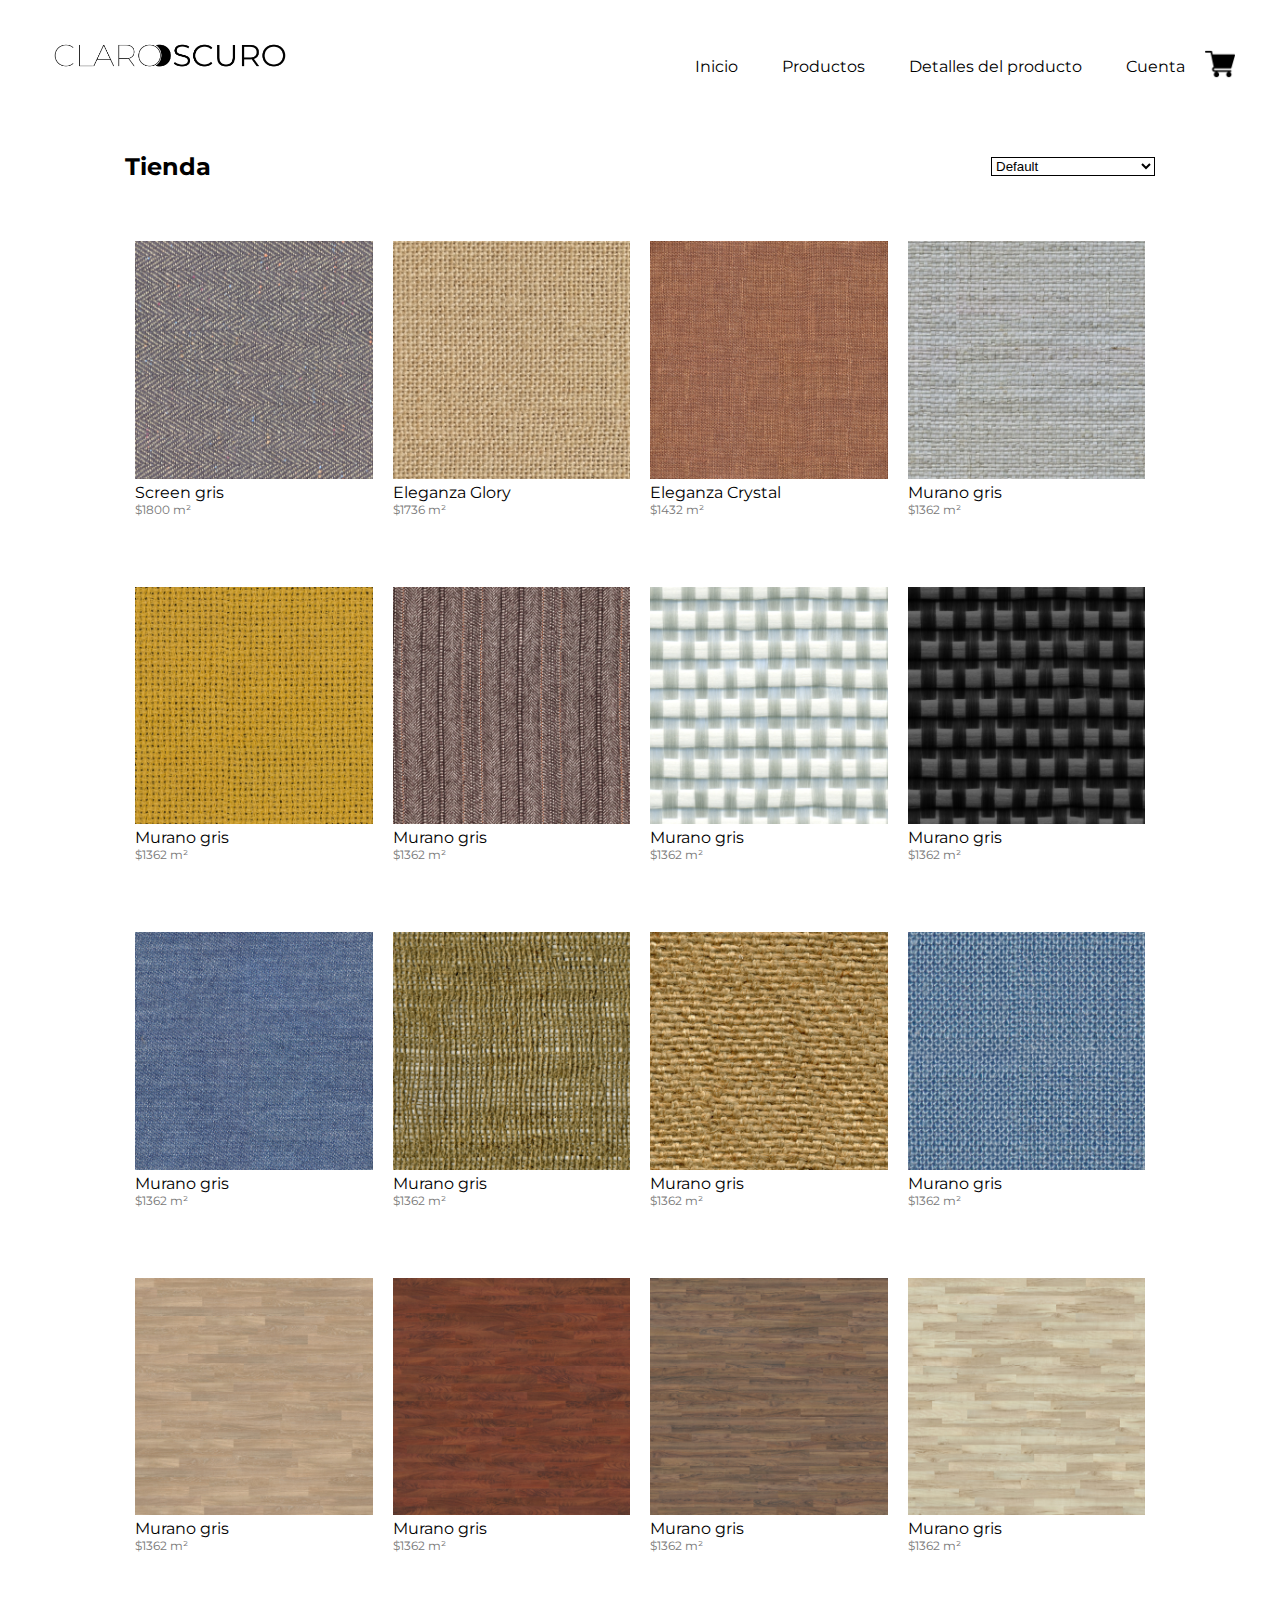
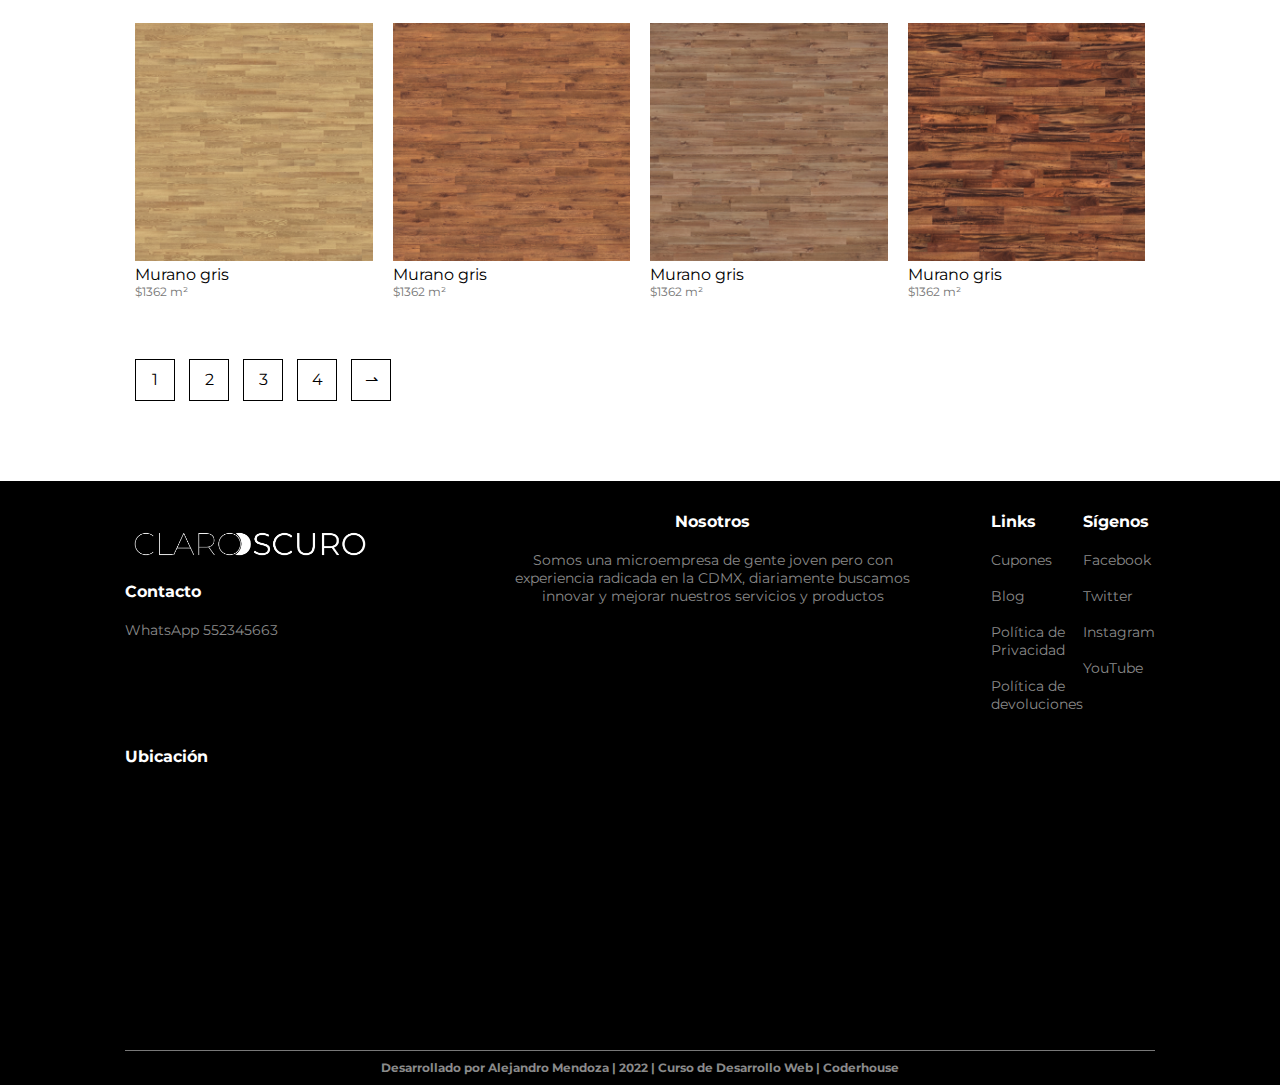
<file: paginas/productos.html>
<!DOCTYPE html>
<html lang="en">
<head>
    <meta charset="UTF-8">
    <meta name="keywords" content="Pisos laminados, Mosaicos, Baldosas, Pisos cerámicos,  Comprar pisos laminados, Colocación de pisos, Instalación de pisos, Venta de pisos cerca de mi, Persianas, Cortinas, Comprar persianas, Comprar cortinas, Instalación de persianas, Persianas instalación, Venta de persianas cerca de mi">
    <meta http-equiv="X-UA-Compatible" content="IE=edge">
    <meta name="viewport" content="width=device-width, initial-scale=1.0">
    <title>Ecommerce de persianas y pisos laminados Claro Oscuro, Productos</title>
    <link rel="stylesheet" href="/css/estilos.css">
    <link rel="stylesheet" href="https://cdn.jsdelivr.net/npm/bootstrap-icons@1.9.1/font/bootstrap-icons.css">
</head>

<body>
    
<!-- ////// HEADER, MENÚ \\\\\\ -->

    <header class="header">

<!-- ___ MENU ___ -->

        <section class="contenedor"> 
            <div class="navBar">

                <div class="logo">
                    <a href="/index.html"><img src="/assets/imagenes/LogoClaroOscuro.png" id="logoDimensiones" alt="Logo"></a>
                </div>

                <nav>
                    <ul id="menuItems">
                        <li><a href="/index.html">Inicio</a></li>
                        <li><a href="/paginas/productos.html">Productos</a></li>
                        <li><a href="/paginas/detallesDelProducto.html">Detalles del producto</a></li>
                        <li><a href="/paginas/cuenta.html">Cuenta</a></li>
                    </ul>
                </nav>

                <a href="/paginas/carritoDeCompras.html"><img id="carritoDeCompras" src="/assets/imagenes/carrito-de-compras.png" alt="Carrito"></a>

                <img class="menuIcono" src="/assets/imagenes/menu.png" alt="menuHamburguesa" onclick="toggleDeMenu()">

            </div>         
        </section>
    </header>

<!-- ////// MAIN; TIENDA \\\\\\ -->

    <main> 

<!-- ___ TIENDA ___ -->

        <section class="categoriasTienda">
            <div class="contenedorCategoriasTienda">

                <section class="elementoFlex colu2">
                    <h2>Tienda</h2>
                    <select>
                        <option> Default</option>
                        <option> Mostrar por precio </option>
                        <option> Mostrar por popularidad </option>
                        <option> Mostrar por ventas </option>
                    </select>
                </section>

                <section class="elementoFlex">

                    <article class="col3"> <img src="/assets/imagenes/producto 1.jpg" alt="ProductoDestacado1"> <h4>Screen gris</h4> <p>$1800 m²</p> 
                    </article>

                    <article class="col3"> <img src="/assets/imagenes/Producto2.jpg" alt="ProductoDestacado2"> <h4>Eleganza Glory</h4 > <p>$1736 m²</p> 
                    </article>

                    <article class="col3"> <img src="/assets/imagenes/Producto3.jpg" alt="ProductoDestacado3"> <h4>Eleganza Crystal</h4> <p>$1432 m²</p> 
                    </article>

                    <article class="col3"> <img src="/assets/imagenes/Producto4.jpg" alt="ProductoDestacado4"> <h4>Murano gris</h4> <p>$1362 m²</p> 
                    </article>
                    
                    <article class="col3"> <img src="/assets/imagenes/Producto 5.jpg" alt="ProductoDestacado4"> <h4>Murano gris</h4> <p>$1362 m²</p> 
                    </article>

                    <article class="col3"> <img src="/assets/imagenes/Prooducto 6.jpg" alt="ProductoDestacado4"> <h4>Murano gris</h4> <p>$1362 m²</p> 
                    </article>

                    <article class="col3"> <img src="/assets/imagenes/Producto 7.jpg" alt="ProductoDestacado4"> <h4>Murano gris</h4> <p>$1362 m²</p> 
                    </article>

                    <article class="col3"> <img src="/assets/imagenes/Producto 8.jpg" alt="ProductoDestacado4"> <h4>Murano gris</h4> <p>$1362 m²</p> 
                    </article>

                    <article class="col3"> <img src="/assets/imagenes/Producto 9.jpg" alt="ProductoDestacado4"> <h4>Murano gris</h4> <p>$1362 m²</p> 
                    </article>

                    <article class="col3"> <img src="/assets/imagenes/Producto 10.jpg" alt="ProductoDestacado4"> <h4>Murano gris</h4> <p>$1362 m²</p> 
                    </article>

                    <article class="col3"> <img src="/assets/imagenes/Producto 11.jpg" alt="ProductoDestacado4"> <h4>Murano gris</h4> <p>$1362 m²</p> 
                    </article>

                    <article class="col3"> <img src="/assets/imagenes/Producto 12.jpg" alt="ProductoDestacado4"> <h4>Murano gris</h4> <p>$1362 m²</p> 
                    </article>

                    <article class="col3"> <img src="/assets/imagenes/Producto 13.jpg" alt="ProductoDestacado4"> <h4>Murano gris</h4> <p>$1362 m²</p> 
                    </article>

                    <article class="col3"> <img src="/assets/imagenes/Producto 14.jpg" alt="ProductoDestacado4"> <h4>Murano gris</h4> <p>$1362 m²</p> 
                    </article>

                    <article class="col3"> <img src="/assets/imagenes/Producto 15.jpg" alt="ProductoDestacado4"> <h4>Murano gris</h4> <p>$1362 m²</p> 
                    </article>

                    <article class="col3"> <img src="/assets/imagenes/Producto 16.jpg" alt="ProductoDestacado4"> <h4>Murano gris</h4> <p>$1362 m²</p> 
                    </article>

                    <article class="col3"> <img src="/assets/imagenes/Producto 17.jpg" alt="ProductoDestacado4"> <h4>Murano gris</h4> <p>$1362 m²</p> 
                    </article>

                    <article class="col3"> <img src="/assets/imagenes/Producto 18.jpg" alt="ProductoDestacado4"> <h4>Murano gris</h4> <p>$1362 m²</p> 
                    </article>

                    <article class="col3"> <img src="/assets/imagenes/Producto 19.jpg" alt="ProductoDestacado4"> <h4>Murano gris</h4> <p>$1362 m²</p> 
                    </article>

                    <article class="col3"> <img src="/assets/imagenes/Producto 20.jpg" alt="ProductoDestacado4"> <h4>Murano gris</h4> <p>$1362 m²</p> 
                    </article>
                    
                </section>

                <section class="paginaSiguiente">
                    <span>1</span>
                    <span>2</span>
                    <span>3</span>
                    <span>4</span>
                    <span> &#8640; </span>
                </section>

            </div>
        </section>
    </main>

<!-- ////// FOOTER \\\\\\ -->

    <footer>

        <section class="contenedorCategorias2">
            <div class="elementoFlex3">

                <div class="footerCol1">
                    <img id="logoDimensionesFooter" src="/assets/imagenes/LogoClaroOscuroBlanco.png" alt=""> <br>
                    <h3>Contacto</h3>
                    <p>WhatsApp 552345663</p>
                </div>

                <div class="footerCol2">
                    <h3>Nosotros</h3>
                    <p>Somos una microempresa de gente joven pero con <br> experiencia radicada en la CDMX, diariamente buscamos <br> innovar y mejorar nuestros servicios y productos</p>
                </div>

                <div class="footerCol3">
                    <h3>Links</h3>
                    <ul>
                        <li>Cupones</li> <br>
                        <li>Blog</li> <br>
                        <li>Política de <br> Privacidad</li> <br>
                        <li>Política de <br> devoluciones</li> <br>
                    </ul>
                </div>

                <div class="footerCol4">
                    <h3>Sígenos</h3>
                    <ul>
                        <li>Facebook</li> <br>
                        <li>Twitter</li> <br>
                        <li>Instagram</li> <br>
                        <li>YouTube</li> <br>
                    </ul>
                </div>

            </div>
        </section>

        <section class="contenedorCategorias2">
            <h3>Ubicación</h3>
        </section>

        <iframe src="https://www.google.com/maps/embed?pb=!1m18!1m12!1m3!1d3761.479014317321!2d-99.18705961627484!3d19.47801656421927!2m3!1f0!2f0!3f0!3m2!1i1024!2i768!4f13.1!3m3!1m2!1s0x85d1f88751c9ff0f%3A0xe0c9bcac360a7969!2sACABADOS%20RUSTICOS%20MENDOZA!5e0!3m2!1ses!2smx!4v1663727800182!5m2!1ses!2smx" width="100%" height="250px" style="border:0;" allowfullscreen="" loading="lazy" referrerpolicy="no-referrer-when-downgrade">
        </iframe>

        <section class="contenedorFooter">
            <hr>
            <h5 class="desarrolladoPor">Desarrollado por Alejandro Mendoza | 2022 | Curso de Desarrollo Web | Coderhouse</h5>
        </section>

    </footer>

    <!-- ////// SCRIPTS; SCRIPT DE MENU HAMBURGUESA \\\\\\ -->

    <SCript>
        var menuItems = document.getElementById("menuItems");

        menuItems.style.maxHeight = "0px"

        function toggleDeMenu(){
                if (menuItems.style.maxHeight == "0px")
                {
                    menuItems.style.maxHeight = "200px"
                }
                else
                {
                    menuItems.style.maxHeight = "0px"
                }
        }
        
    </SCript>
</body>
</html>
</file>
<file: css/estilos.css>
@import url('https://fonts.googleapis.com/css2?family=Montserrat:wght@300;400;500;600;700&display=swap');

* {
    margin: 0;
    padding: 0;
    box-sizing: border-box;
}

body {
    font-family: 'Montserrat', sans-serif;
}

#logoDimensiones {
    width: 250px;
    padding-top: 2.5px;
}

.navBar {
    display: flex;
    align-items: center;
    padding: 20px;
}

nav {
    flex: 1;
    text-align: right;
}

h4 {
    color: black;
    font-weight: normal;
}

nav ul {
    display: inline-block;
    list-style-type: none;
}

nav ul li {
    display: inline-block;
    margin: 20px;
}

a {
    text-decoration: none;
    color: black;
}

p {
    text-decoration: none;
    color: black;
}

.contenedor {
    max-width: 100%;
    margin: auto;
    padding-left: 25px;
    padding-right: 25px;
}

.contenedor2 {
    max-width: 1300px;
    margin: auto; 
    margin-top: 25px;
    padding-left: 25px;
    padding-right: 25px;
    padding-bottom: 25px;
    background : radial-gradient( #FEFBE7, #E8F6EF);
}

.elementoFlex {
    display: flex;
    align-items: center;
    flex-wrap: wrap;
    justify-content: center;
}

.titulos {
    text-align: center; 
    margin: 0 auto 80px;
    position: relative;
    line-height: 60px;
    color: black;
}

.titulos::after {
    content: "";
    background: #707070 ;
    width: 80px;
    height: 5px;
    border-radius: 5px;
    position: absolute;
    bottom: 0;
    left: 50%;
    transform: translateX(-50%);
}

.col2 {
    flex-basis: 50%;
    min-width: 300px; 
    padding-top: 25px;
}

.col2 img {
    max-width: 100%;
    padding: 25px 0px;
}

.col2 h1 {
    font-size: 50px;
    line-height: 50px;
}

.boton {
    display: inline-block;
    background-color: rgb(0, 0, 0);
    color: rgb(255, 255, 255);
    padding: 8px 30px;
    margin: 30px 0;
    border-radius: 30px;
    transition: background 0.5s;
}

.boton:hover {
    background: #5b5b5b;
}

#portadaimg {
    margin-right: 0;
    width: 100%;
}

#carritoDeCompras {
    width: 30px;
    height: 30px;
    margin-top: 20px;
}

.categorias {
    margin: 70px 0;
}

.contenedorCategorias {
    max-width: 1080px;
    margin: auto;
    margin-top: 85px;
    padding-left: 25px;
    padding-right: 25px;
}

.col3 {
    flex-basis: 25%;
    padding: 10px;
    min-width: 200px;
    margin-bottom: 50px;
    transition: transform 0.5s;
}

.col3 img {
    max-width: 100% ;
}

.col3 p {
    font-size: 14px;
}

.col3:hover {
    transform: translateY(-10px);
}

.oferta {
    background : radial-gradient( #FEFBE7, #E8F6EF);
    margin: auto;
    margin-top: 80px;
    padding: 30px 0;
}

.imgOferta {
    width: 100%;
}

.col2 .imgOferta {
    padding: 50px;
}

small {
    color: #555;
}

/*  ___ TESTIMONIOS ___  */

.testimonios {
    padding-top: 10px;
}

.testimonios .col3 {
    text-align: center;
    padding: 40px 20px;
    box-shadow: 0 0 1px 0px rgba(0, 0, 0, 1);
    cursor: pointer;
    transition: transform 0.5s;
}

.testimoniosEstilos {
    width: 50px;
    margin-top: 20px;
    border-radius: 50%;
}

.testimonios .col3:hover {
    transform: translateY(-10px);
}

.elementoFlex2 {
    display: flex;
    align-items: center;
    flex-wrap: wrap;
    justify-content: center;
    justify-content: space-around;
}

.bi .bi-chat-square-quote-fill {
    font-size: 34px;
    color: #ff523b;
}

.col3 p {
    font-size: 12px;
    /* margin: 12px; */
    color: #777;
}

.testimonios .col3 h3 {
    font-weight: 600;
    color: #555;
    font-size: 16px;
}

/* ___ MARCAS___ */

.marcas {
    margin: 100px auto;
}

.col5 {
    width: 160px;
}

.col5 img {
    width: 70%;
    cursor: pointer;
    filter: grayscale(100%);
}

.col5 img:hover {
    filter: grayscale(0);  
}

/* ___ FOOTER ___ */

.elementoFlex3 {
    display: flex;
    align-items: center;
    flex-wrap: wrap;
    justify-content: space-between;
    align-items: flex-start;
}

footer {
   background: black;
   color: #8a8a8a;
   font-size: 14px;
   padding: 15px 0 0px;
}

footer p {
    color: #8a8a8a;
}

footer h3 {
    color: #fff;
    margin-bottom: 20px;
}

.footerCol1 .footerCol2 .footerCol3 .footerCol4 {
    min-width: 250px;
    margin-bottom: 20px;
}

.footerCol1 {
    flex-basis: 30%;
}

.footerCol2 {
    flex: 1;
    text-align: center;
    margin-right: 0px;
}

/* .footerCol3 {
    margin-right: 50px;
} */

.footerCol2 img {
    width: 180px;
    margin-bottom: 20px;
}

.footerCol3 .footerCol4 {
    flex-basis: 12%;
    text-align: center;
}

ul {
    list-style-type: none;
}

#logoDimensionesFooter {
    width: 250px;
}

hr {
    border: none;
    background: #787878;
    height: 1px;
    margin: 10px 0;
}

.contenedorFooter {
    max-width: 1080px;
    margin: auto;
    margin-top: auto;
    margin-top: 0px;
    padding-left: 25px;
    padding-right: 25px;
    align-content: center;
}

.desarrolladoPor {
    text-align: center;
    padding-bottom: 10px;
}

.menuIcono{
    width: 28px;
    margin-left: 28px;
    display: none;
}

.contenedorCategorias2 {
    max-width: 1080px;
    margin: auto;
    margin-top: 15px;
    padding-left: 25px;
    padding-right: 25px;
}

/* ////// MEDIA QUERIES \\\\\\ */

/* ___ Menu hamburguesa ___ */

@media only screen and (max-width: 800px) {

    nav ul {
        position: absolute;
        top: 70px;
        left: 0;
        background: rgb(0, 0, 0);
        width: 100%;
        overflow: hidden;
        transition: max-height 0.5s;
    }

    nav ul li {
        display: block;
        margin-right: 50px;
        margin-top: 10px;
    }

    nav ul li a{
        color: white;
    }

    .menuIcono {
        display: block;
        cursor: pointer;
    }
}

/* ////// TIENDA \\\\\\ */

.colu2 {
    justify-content: space-between;
    margin: 20px auto 50px;
}

select {
    border: 1px solid #000000;
    background: white;
}

select:focus {
    outline: none;
}

.contenedorCategoriasTienda {
    max-width: 1080px;
    margin: auto;
    margin-top: 20px;
    padding-left: 25px;
    padding-right: 25px;    
}

.categoriasTienda {
    margin: 40px 0;
}

.paginaSiguiente {
    margin: 0 auto 80px;
}

.paginaSiguiente span {
    display: inline-block;
    border: 1px solid #000000;
    margin-left: 10px;
    width: 40px;
    text-align: center;
    line-height: 40px;
    cursor: pointer;
}

.paginaSiguiente span:hover {
    background: #000000;
    color: white;
}

/* ___ Media querie para dispostivos de menos de 600px ___ */

@media only screen and (max-width: 600px) {
    .elementoFlex{

        text-align: center;
    }

    .col1, .col2, .col3, .col4 {
        flex-basis: 100%;
    }

    .contenedorChico, .detallesDelProducto, .elementoFlex, .detallesDelProducto { 
        text-align: left;
    }

    .contenedorChico, .detallesDelProducto, .elementoFlex, .col2 {
        padding: 20px 0;
    }

    .contenedorChico, .detallesDelProducto, .elementoFlex, h1 {
        font-size: 16px;
        line-height: 32px;
    }

    .elementoFlex h1 {
        font-size: 40px;
    }

    #logoDimensiones {
        width: 200px;
        padding-top: 0px;
    }

    #carritoDeCompras {
        width: 25px;
        height: 25px;
        margin-top: 0px;
    }


    .infoCarrito p {
        display: none;   
    }
    
}


@media only screen and (max-width: 600px) {
    .elementoFlex3{

        text-align: center;
    }

    .footerCol1, .footerCol2, .footerCol3, .footerCol4 {
        flex-basis: 100%;
    }
}

/* ////// DETALLES DEL PRODUCTO \\\\\\ */

.contenedorChico {
    max-width: 1080px;
    margin: auto;
    padding-left: 25px;
    padding-right: 25px;
}

.detallesDelProducto {
    margin-top: 15px; 
}

.detallesDelProducto .col2 img {
    padding: 0;
}

.detallesDelProducto .col2 {
    padding: 20px;
}

.detallesDelProducto h4 {
    margin: 20px 0;
    font-size: 22px ;
    font-weight: bold ;
}

.detallesDelProducto select {
    display: block;
    padding: 10px;
    margin-top: 20px;
}

.detallesDelProducto input {
    width: 50px;
    height: 40px;
    padding-left: 10px;
    font-size: 20px;
    margin-right: 10px;
    border: 1px solid black;
}

input:focus {
    outline: none;
}

.detallesDelProducto .bi-text-indent-left {
    color: #8a8a8a;
    margin-left: 10px;
}

.titulos2 {
    text-align: center; 
    margin: 0 auto 20px;
    position: relative;
    line-height: 60px;
    color: black;
}

.titulos2::after {
    content: "";
    background: #707070 ;
    width: 80px;
    height: 5px;
    border-radius: 5px;
    position: absolute;
    bottom: 0;
    left: 50%;
    transform: translateX(-50%);
}

/* ////// Carrito de compras \\\\\\ */

.carrito {
    margin: 50px auto;
}

table {
    width: 100%;
    border-collapse: collapse;
}

.infoCarrito {
    display: flex;
    flex-wrap: wrap;   
}

.imagenCarrito {
    width: 80px;
    height: 80px;
    margin-right: 10px;
}

th {
    text-align: left;
    padding: 5px;
    color: rgb(255, 255, 255);
    background-color: #000000;
    font-weight: normal;
}

td {
    padding: 10px 5px;
}

td input {
    width: 40px;
    height: 30px;
    padding: 5px;
}

td a {
    color: rgb(157, 157, 157);
    font-size: 12px;
}

.carritoTotal {
    display: flex;
    justify-content: flex-end;
}

.carritoTotal table {
    border-top: 3px solid black;
    width: 100%;
    max-width: 400px;
}

td:last-child {
    text-align: right;
}

th:last-child {
    text-align: right;
}

/* ////// LOG IN Y REGISTRO \\\\\\ */

.cuenta {
    padding: 50px 0;
    background: radial-gradient( #FEFBE7, #E8F6EF);
}

.formularioCont {
    background: white;
    width: 300px;
    height: 400px;
    position: relative;
    text-align: center;
    padding: 20px 0;
    margin: auto;
    box-shadow: 0 0 20px 0px rgba(0, 0, 0, 0.1);
    overflow: hidden;
}

.formularioCont span {
    font-weight: bold;
    padding:0px 10px;
    color: #555;
    cursor: pointer;
    width: 100px;
    display: inline-block;
}

.formularioBoton {
    display: inline-block;
}

#indicador {
    width: 100px;
    border: none;
    background: #000000;
    height: 3px;
    margin-top: 8px;
    transform: translateX(100px);
    transition: transform 1s;
}

.formularioCont form {
    max-width: 300px;
    padding:0 20px;
    position: absolute;
    top: 130px;
    transition: transform 1s;
}

form input {
    width: 100%;
    height: 30px;
    margin: 10px 0;
    padding: 0 10px;
    border: 1px solid black;
}

.boton2 {
    display: inline-block;
    background-color: rgb(0, 0, 0);
    color: rgb(255, 255, 255);
    padding: 8px 30px;
    margin: 30px 0;
    border-radius: 30px;
    transition: background 0.5s;
}

.boton2:hover {
    background: #5b5b5b;
}

form, .boton2 {
    width: 100%;
    border: none;
    cursor: pointer;
    margin: 10px 0;
}

form .boton2:focus {
    outline: none;
}


#logInForm {
    left: -300px;
}

#registroForm {
    left: 0;
}

form a {
    font-size: 12px;
}

.col2 .portadaLogIn {
    filter: opacity(90%);
    border-radius: 400px;
}
</file>
